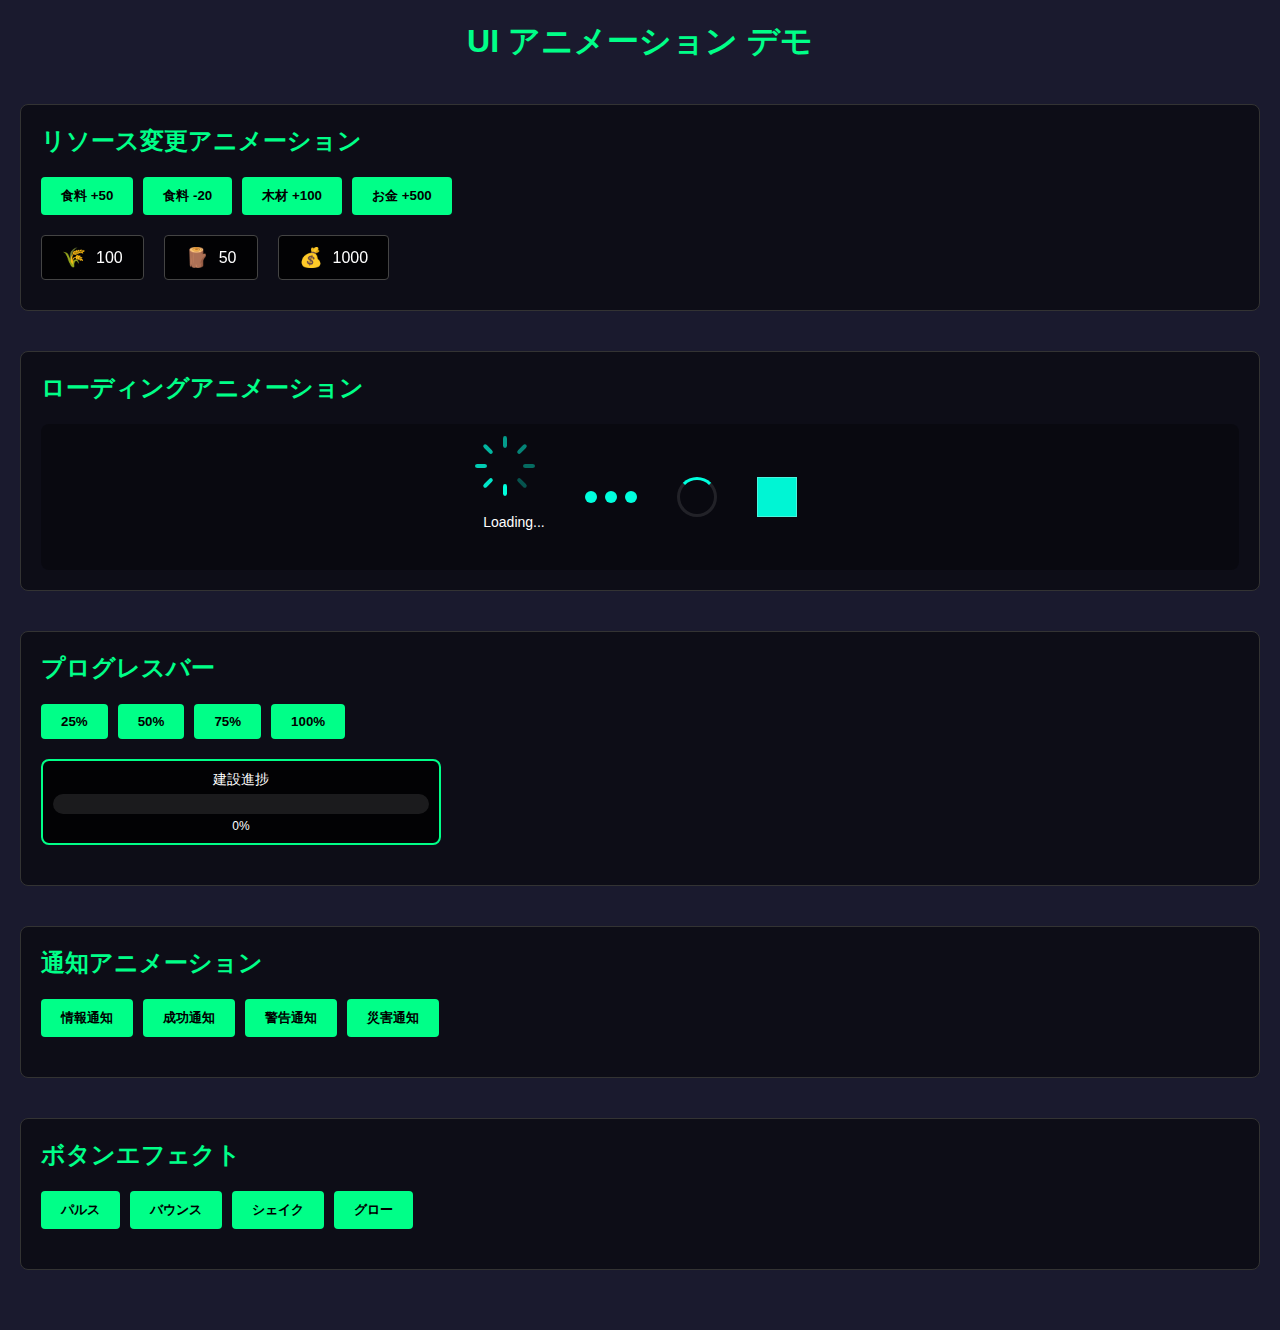
<file: ui-demo.html>
<!DOCTYPE html>
<html lang="ja">
<head>
    <meta charset="UTF-8">
    <meta name="viewport" content="width=device-width, initial-scale=1.0">
    <title>UI アニメーション デモ</title>
    <link rel="stylesheet" href="styles/main.css">
    <style>
        body {
            background: #1a1a2e;
            padding: 20px;
            font-family: -apple-system, BlinkMacSystemFont, 'Segoe UI', Roboto, sans-serif;
        }
        
        .demo-section {
            margin: 40px 0;
            padding: 20px;
            background: rgba(0, 0, 0, 0.5);
            border: 1px solid #333;
            border-radius: 8px;
        }
        
        .demo-section h2 {
            color: #00ff88;
            margin-bottom: 20px;
        }
        
        .demo-controls {
            display: flex;
            gap: 10px;
            margin-bottom: 20px;
            flex-wrap: wrap;
        }
        
        .demo-button {
            padding: 10px 20px;
            background: #00ff88;
            color: #000;
            border: none;
            border-radius: 4px;
            cursor: pointer;
            font-weight: bold;
            transition: all 0.2s;
        }
        
        .demo-button:hover {
            background: #00cc66;
            transform: translateY(-2px);
        }
        
        .resource-demo {
            display: flex;
            gap: 20px;
            align-items: center;
            margin: 10px 0;
        }
        
        .resource-item {
            padding: 10px 20px;
            background: rgba(0, 0, 0, 0.8);
            border: 1px solid #444;
            border-radius: 4px;
            display: flex;
            align-items: center;
            gap: 10px;
        }
        
        .loader-showcase {
            display: flex;
            gap: 40px;
            align-items: center;
            justify-content: center;
            padding: 40px;
            background: rgba(0, 0, 0, 0.3);
            border-radius: 8px;
        }
        
        .progress-demo {
            margin: 20px 0;
        }
        
        .notification-area {
            position: fixed;
            top: 20px;
            left: 50%;
            transform: translateX(-50%);
            z-index: 1000;
        }
    </style>
</head>
<body>
    <h1 style="color: #00ff88; text-align: center;">UI アニメーション デモ</h1>
    
    <!-- リソースアニメーション -->
    <div class="demo-section">
        <h2>リソース変更アニメーション</h2>
        <div class="demo-controls">
            <button class="demo-button" onclick="demoResourceChange('food', 50, true)">食料 +50</button>
            <button class="demo-button" onclick="demoResourceChange('food', -20, false)">食料 -20</button>
            <button class="demo-button" onclick="demoResourceChange('wood', 100, true)">木材 +100</button>
            <button class="demo-button" onclick="demoResourceChange('money', 500, true)">お金 +500</button>
        </div>
        <div class="resource-demo">
            <div class="resource-item">
                <span class="resource-icon">🌾</span>
                <span id="demo-resource-food">100</span>
            </div>
            <div class="resource-item">
                <span class="resource-icon">🪵</span>
                <span id="demo-resource-wood">50</span>
            </div>
            <div class="resource-item">
                <span class="resource-icon">💰</span>
                <span id="demo-resource-money">1000</span>
            </div>
        </div>
    </div>
    
    <!-- ローディングアニメーション -->
    <div class="demo-section">
        <h2>ローディングアニメーション</h2>
        <div class="loader-showcase" id="loader-showcase"></div>
    </div>
    
    <!-- プログレスバー -->
    <div class="demo-section">
        <h2>プログレスバー</h2>
        <div class="demo-controls">
            <button class="demo-button" onclick="demoProgress('demo1', 25)">25%</button>
            <button class="demo-button" onclick="demoProgress('demo1', 50)">50%</button>
            <button class="demo-button" onclick="demoProgress('demo1', 75)">75%</button>
            <button class="demo-button" onclick="demoProgress('demo1', 100)">100%</button>
        </div>
        <div class="progress-demo" id="progress-demo"></div>
    </div>
    
    <!-- 通知 -->
    <div class="demo-section">
        <h2>通知アニメーション</h2>
        <div class="demo-controls">
            <button class="demo-button" onclick="demoNotification('info')">情報通知</button>
            <button class="demo-button" onclick="demoNotification('success')">成功通知</button>
            <button class="demo-button" onclick="demoNotification('warning')">警告通知</button>
            <button class="demo-button" onclick="demoNotification('danger')">災害通知</button>
        </div>
    </div>
    
    <!-- ボタンエフェクト -->
    <div class="demo-section">
        <h2>ボタンエフェクト</h2>
        <div class="demo-controls">
            <button class="demo-button" id="pulse-btn">パルス</button>
            <button class="demo-button" id="bounce-btn">バウンス</button>
            <button class="demo-button" id="shake-btn">シェイク</button>
            <button class="demo-button" id="glow-btn">グロー</button>
        </div>
    </div>
    
    <script type="module">
        import { UIAnimations } from './js/ui/UIAnimations.js';
        import { UIProgressElements } from './js/ui/UIProgressElements.js';
        
        const animations = new UIAnimations();
        const progressElements = new UIProgressElements();
        
        animations.init();
        
        // リソース変更デモ
        window.demoResourceChange = (resource, amount, positive) => {
            const element = document.getElementById(`demo-resource-${resource}`);
            const current = parseInt(element.textContent);
            const newValue = current + amount;
            
            animations.countUp(element, current, newValue, 500);
            animations.showResourceChange(element, amount, positive);
            
            if (positive) {
                animations.pulse(element);
            } else {
                animations.shake(element, 300);
            }
        };
        
        // ローダーの表示
        const loaderShowcase = document.getElementById('loader-showcase');
        
        const spinner = progressElements.createLoader('spinner', { 
            type: 'spinner', 
            color: '#00ff88',
            text: 'Loading...'
        });
        
        const dots = progressElements.createLoader('dots', { 
            type: 'dots', 
            color: '#ffd700' 
        });
        
        const ring = progressElements.createLoader('ring', { 
            type: 'ring', 
            color: '#ff6b6b',
            size: '50px'
        });
        
        const cube = progressElements.createLoader('cube', { 
            type: 'cube', 
            color: '#00ffdd',
            size: '40px'
        });
        
        loaderShowcase.appendChild(spinner);
        loaderShowcase.appendChild(dots);
        loaderShowcase.appendChild(ring);
        loaderShowcase.appendChild(cube);
        
        // プログレスバーの作成
        const progressDemo = document.getElementById('progress-demo');
        const progressBar = progressElements.createProgressBar('demo1', {
            label: '建設進捗',
            width: '400px',
            fillColor: 'linear-gradient(90deg, #00ff88, #00ffdd)',
            onComplete: () => {
                animations.pulse(progressBar, 3);
            }
        });
        progressDemo.appendChild(progressBar);
        
        window.demoProgress = (id, value) => {
            progressElements.updateProgressBar(id, value, true);
        };
        
        // 通知デモ
        window.demoNotification = (type) => {
            const messages = {
                info: 'これは情報通知です',
                success: '建設が完了しました！',
                warning: '資源が不足しています',
                danger: '火災が発生しました！'
            };
            
            const icons = {
                info: 'ℹ️',
                success: '✅',
                warning: '⚠️',
                danger: '🔥'
            };
            
            const notification = document.createElement('div');
            notification.className = `notification notification-${type}`;
            notification.innerHTML = `${icons[type]} ${messages[type]}`;
            notification.style.cssText = `
                position: fixed;
                top: 20px;
                left: 50%;
                transform: translateX(-50%);
                background: ${type === 'danger' ? 'rgba(200, 50, 50, 0.9)' : 
                            type === 'warning' ? 'rgba(255, 200, 50, 0.9)' :
                            type === 'success' ? 'rgba(50, 255, 50, 0.9)' :
                            'rgba(50, 150, 255, 0.9)'};
                color: white;
                padding: 1rem 2rem;
                border-radius: 8px;
                box-shadow: 0 4px 20px rgba(0, 0, 0, 0.3);
                z-index: 1000;
                font-size: 16px;
                font-weight: bold;
            `;
            
            document.body.appendChild(notification);
            animations.slideIn(notification, 'top', 300);
            
            if (type === 'danger') {
                setTimeout(() => animations.shake(notification, 300), 300);
            }
            
            setTimeout(() => {
                notification.style.animation = 'slideOut 0.3s ease-out';
                setTimeout(() => notification.remove(), 300);
            }, 3000);
        };
        
        // ボタンエフェクト
        document.getElementById('pulse-btn').addEventListener('click', (e) => {
            animations.pulse(e.target, 3);
        });
        
        document.getElementById('bounce-btn').addEventListener('click', (e) => {
            animations.bounceIn(e.target);
        });
        
        document.getElementById('shake-btn').addEventListener('click', (e) => {
            animations.shake(e.target, 500);
        });
        
        document.getElementById('glow-btn').addEventListener('click', (e) => {
            animations.glow(e.target, 2000);
        });
        
        // すべてのボタンにアニメーションを有効化
        animations.enableButtonAnimations();
    </script>
</body>
</html>
</file>
<file: styles/main.css>
/* リセットとベース */
* {
    margin: 0;
    padding: 0;
    box-sizing: border-box;
}

body {
    font-family: -apple-system, BlinkMacSystemFont, 'Segoe UI', Roboto, sans-serif;
    background: #000;
    color: #fff;
    overflow: hidden;
    user-select: none;
}

/* ローディング画面 */
.loading-screen {
    position: fixed;
    top: 0;
    left: 0;
    width: 100%;
    height: 100%;
    background: linear-gradient(135deg, #1a1a2e 0%, #16213e 100%);
    display: flex;
    align-items: center;
    justify-content: center;
    z-index: 10000;
    transition: opacity 0.5s;
}

.loading-content {
    text-align: center;
}

.loading-content h1 {
    font-size: 3rem;
    margin-bottom: 2rem;
    background: linear-gradient(45deg, #00ff88, #00ffff);
    -webkit-background-clip: text;
    -webkit-text-fill-color: transparent;
    background-clip: text;
}

.loading-bar {
    width: 300px;
    height: 4px;
    background: rgba(255, 255, 255, 0.1);
    border-radius: 2px;
    overflow: hidden;
    margin: 0 auto 1rem;
}

.loading-progress {
    height: 100%;
    background: linear-gradient(90deg, #00ff88, #00ffff);
    width: 0%;
    transition: width 0.3s;
}

/* ゲームコンテナ */
.game-container {
    position: fixed;
    top: 0;
    left: 0;
    width: 100%;
    height: 100%;
    cursor: grab;
}

.game-container.panning {
    cursor: grabbing;
}

.game-container.rotating {
    cursor: move;
}

.game-container.selecting {
    cursor: crosshair;
}

/* UI: 上部バー */
.ui-top {
    position: fixed;
    top: 0;
    left: 0;
    right: 0;
    background: linear-gradient(to bottom, rgba(0, 0, 0, 0.8), transparent);
    padding: 1rem;
    display: flex;
    justify-content: space-between;
    align-items: center;
    pointer-events: none;
    z-index: 100;
}

.ui-top > * {
    pointer-events: auto;
}

.resource-panel {
    display: flex;
    gap: 1rem;
}

.resource-item {
    background: rgba(0, 0, 0, 0.6);
    border: 1px solid rgba(255, 255, 255, 0.2);
    border-radius: 8px;
    padding: 0.5rem 1rem;
    display: flex;
    align-items: center;
    gap: 0.5rem;
    backdrop-filter: blur(10px);
}

.resource-icon {
    font-size: 1.2rem;
}

.time-panel {
    background: rgba(0, 0, 0, 0.6);
    border: 1px solid rgba(255, 255, 255, 0.2);
    border-radius: 8px;
    padding: 0.5rem 1.5rem;
    display: flex;
    gap: 1rem;
    backdrop-filter: blur(10px);
}

.season {
    color: #00ff88;
    font-weight: bold;
}

.control-panel {
    display: flex;
    gap: 0.5rem;
}

.control-btn {
    background: rgba(0, 0, 0, 0.6);
    border: 1px solid rgba(255, 255, 255, 0.2);
    border-radius: 8px;
    padding: 0.5rem 1rem;
    color: #fff;
    cursor: pointer;
    transition: all 0.2s;
    backdrop-filter: blur(10px);
}

.control-btn:hover {
    background: rgba(255, 255, 255, 0.1);
    border-color: rgba(255, 255, 255, 0.4);
    transform: translateY(-1px);
}

.control-btn.active {
    background: rgba(0, 255, 136, 0.3);
    border-color: #00ff88;
}

/* UI: 下部ツールバー */
.ui-bottom {
    position: fixed;
    bottom: 0;
    left: 0;
    right: 0;
    background: linear-gradient(to top, rgba(0, 0, 0, 0.8), transparent);
    padding: 1rem;
    z-index: 100;
}

.tool-categories {
    display: flex;
    justify-content: center;
    gap: 2rem;
    margin-bottom: 1rem;
}

.tool-category h3 {
    font-size: 0.9rem;
    margin-bottom: 0.5rem;
    color: rgba(255, 255, 255, 0.6);
    text-align: center;
}

.tool-buttons {
    display: flex;
    gap: 0.5rem;
}

.tool-btn {
    background: rgba(0, 0, 0, 0.6);
    border: 2px solid rgba(255, 255, 255, 0.2);
    border-radius: 12px;
    padding: 0.75rem;
    color: #fff;
    cursor: pointer;
    transition: all 0.2s;
    backdrop-filter: blur(10px);
    display: flex;
    flex-direction: column;
    align-items: center;
    gap: 0.25rem;
    min-width: 80px;
}

.tool-btn:hover {
    background: rgba(255, 255, 255, 0.1);
    border-color: rgba(255, 255, 255, 0.4);
    transform: translateY(-2px);
}

.tool-btn.active {
    background: rgba(0, 255, 136, 0.3);
    border-color: #00ff88;
    box-shadow: 0 0 20px rgba(0, 255, 136, 0.5);
    position: relative;
    overflow: visible;
}

.tool-btn.active::before {
    content: '';
    position: absolute;
    top: -2px;
    left: -2px;
    right: -2px;
    bottom: -2px;
    background: linear-gradient(45deg, #00ff88, transparent);
    border-radius: 12px;
    opacity: 0.5;
    animation: pulse 2s infinite;
    z-index: -1;
}

@keyframes pulse {
    0% { opacity: 0.3; transform: scale(1); }
    50% { opacity: 0.6; transform: scale(1.02); }
    100% { opacity: 0.3; transform: scale(1); }
}

.tool-icon {
    font-size: 1.5rem;
}

.tool-name {
    font-size: 0.9rem;
    font-weight: 600;
}

.tool-cost {
    font-size: 0.75rem;
    color: rgba(255, 255, 255, 0.6);
}

.control-hints {
    text-align: center;
    font-size: 0.8rem;
    color: rgba(255, 255, 255, 0.4);
    display: flex;
    justify-content: center;
    gap: 2rem;
}

/* ゲームウィンドウ */
.game-window {
    position: fixed;
    top: 50%;
    left: 50%;
    transform: translate(-50%, -50%);
    background: rgba(0, 0, 0, 0.9);
    border: 1px solid rgba(255, 255, 255, 0.2);
    border-radius: 12px;
    min-width: 600px;
    max-width: 90%;
    max-height: 80%;
    backdrop-filter: blur(20px);
    box-shadow: 0 10px 40px rgba(0, 0, 0, 0.5);
    z-index: 1000;
}

.game-window.hidden {
    display: none;
}

.window-header {
    background: rgba(255, 255, 255, 0.05);
    padding: 1rem 1.5rem;
    border-bottom: 1px solid rgba(255, 255, 255, 0.1);
    display: flex;
    justify-content: space-between;
    align-items: center;
    border-radius: 12px 12px 0 0;
}

.window-header h2 {
    font-size: 1.2rem;
    font-weight: 600;
}

.window-close {
    background: transparent;
    border: none;
    color: #fff;
    font-size: 1.5rem;
    cursor: pointer;
    opacity: 0.6;
    transition: opacity 0.2s;
}

.window-close:hover {
    opacity: 1;
}

.window-tabs {
    display: flex;
    background: rgba(255, 255, 255, 0.02);
    border-bottom: 1px solid rgba(255, 255, 255, 0.1);
}

.tab-btn {
    background: transparent;
    border: none;
    color: rgba(255, 255, 255, 0.6);
    padding: 1rem 2rem;
    cursor: pointer;
    transition: all 0.2s;
    position: relative;
}

.tab-btn:hover {
    color: #fff;
    background: rgba(255, 255, 255, 0.05);
}

.tab-btn.active {
    color: #00ff88;
}

.tab-btn.active::after {
    content: '';
    position: absolute;
    bottom: 0;
    left: 0;
    right: 0;
    height: 2px;
    background: #00ff88;
}

.window-content {
    padding: 1.5rem;
    max-height: 500px;
    overflow-y: auto;
}

.tab-content {
    display: none;
}

.tab-content.active {
    display: block;
}

/* 選択情報パネル */
.selection-info {
    position: fixed;
    right: 1rem;
    top: 50%;
    transform: translateY(-50%);
    background: rgba(0, 0, 0, 0.8);
    border: 1px solid rgba(255, 255, 255, 0.2);
    border-radius: 12px;
    padding: 1.5rem;
    min-width: 250px;
    backdrop-filter: blur(10px);
    z-index: 90;
}

.selection-info.hidden {
    display: none;
}

.selection-info h3 {
    font-size: 1.1rem;
    margin-bottom: 1rem;
    color: #00ff88;
}

/* スクロールバー */
::-webkit-scrollbar {
    width: 8px;
}

::-webkit-scrollbar-track {
    background: rgba(255, 255, 255, 0.05);
}

::-webkit-scrollbar-thumb {
    background: rgba(255, 255, 255, 0.2);
    border-radius: 4px;
}

::-webkit-scrollbar-thumb:hover {
    background: rgba(255, 255, 255, 0.3);
}

/* アニメーション */
@keyframes pulse {
    0%, 100% { opacity: 1; }
    50% { opacity: 0.7; }
}

@keyframes slideIn {
    from {
        transform: translateY(20px);
        opacity: 0;
    }
    to {
        transform: translateY(0);
        opacity: 1;
    }
}

/* レスポンシブ */
@media (max-width: 1200px) {
    .tool-categories {
        gap: 1rem;
    }
    
    .tool-btn {
        min-width: 70px;
        padding: 0.5rem;
    }
    
    .tool-icon {
        font-size: 1.2rem;
    }
    
    .tool-name {
        font-size: 0.8rem;
    }
}

@media (max-width: 768px) {
    .resource-panel {
        flex-wrap: wrap;
        gap: 0.5rem;
    }
    
    .resource-item {
        padding: 0.25rem 0.5rem;
        font-size: 0.9rem;
    }
    
    .control-hints {
        display: none;
    }
}

/* 通知アニメーション */
@keyframes slideIn {
    from {
        transform: translateX(-50%) translateY(-100%);
        opacity: 0;
    }
    to {
        transform: translateX(-50%) translateY(0);
        opacity: 1;
    }
}

@keyframes slideOut {
    from {
        transform: translateX(-50%) translateY(0);
        opacity: 1;
    }
    to {
        transform: translateX(-50%) translateY(-100%);
        opacity: 0;
    }
}

/* 選択ボックス */
.selection-box {
    position: fixed;
    border: 2px solid #00ff88;
    background: rgba(0, 255, 136, 0.1);
    pointer-events: none;
    z-index: 100;
}

/* カーソル状態 */
canvas {
    cursor: grab;
}

canvas.tool-active {
    cursor: pointer;
}

canvas.tool-demolish {
    cursor: not-allowed;
}

canvas.tool-area {
    cursor: crosshair;
}

canvas.panning {
    cursor: grabbing;
}

canvas.rotating {
    cursor: move;
}
</file>
